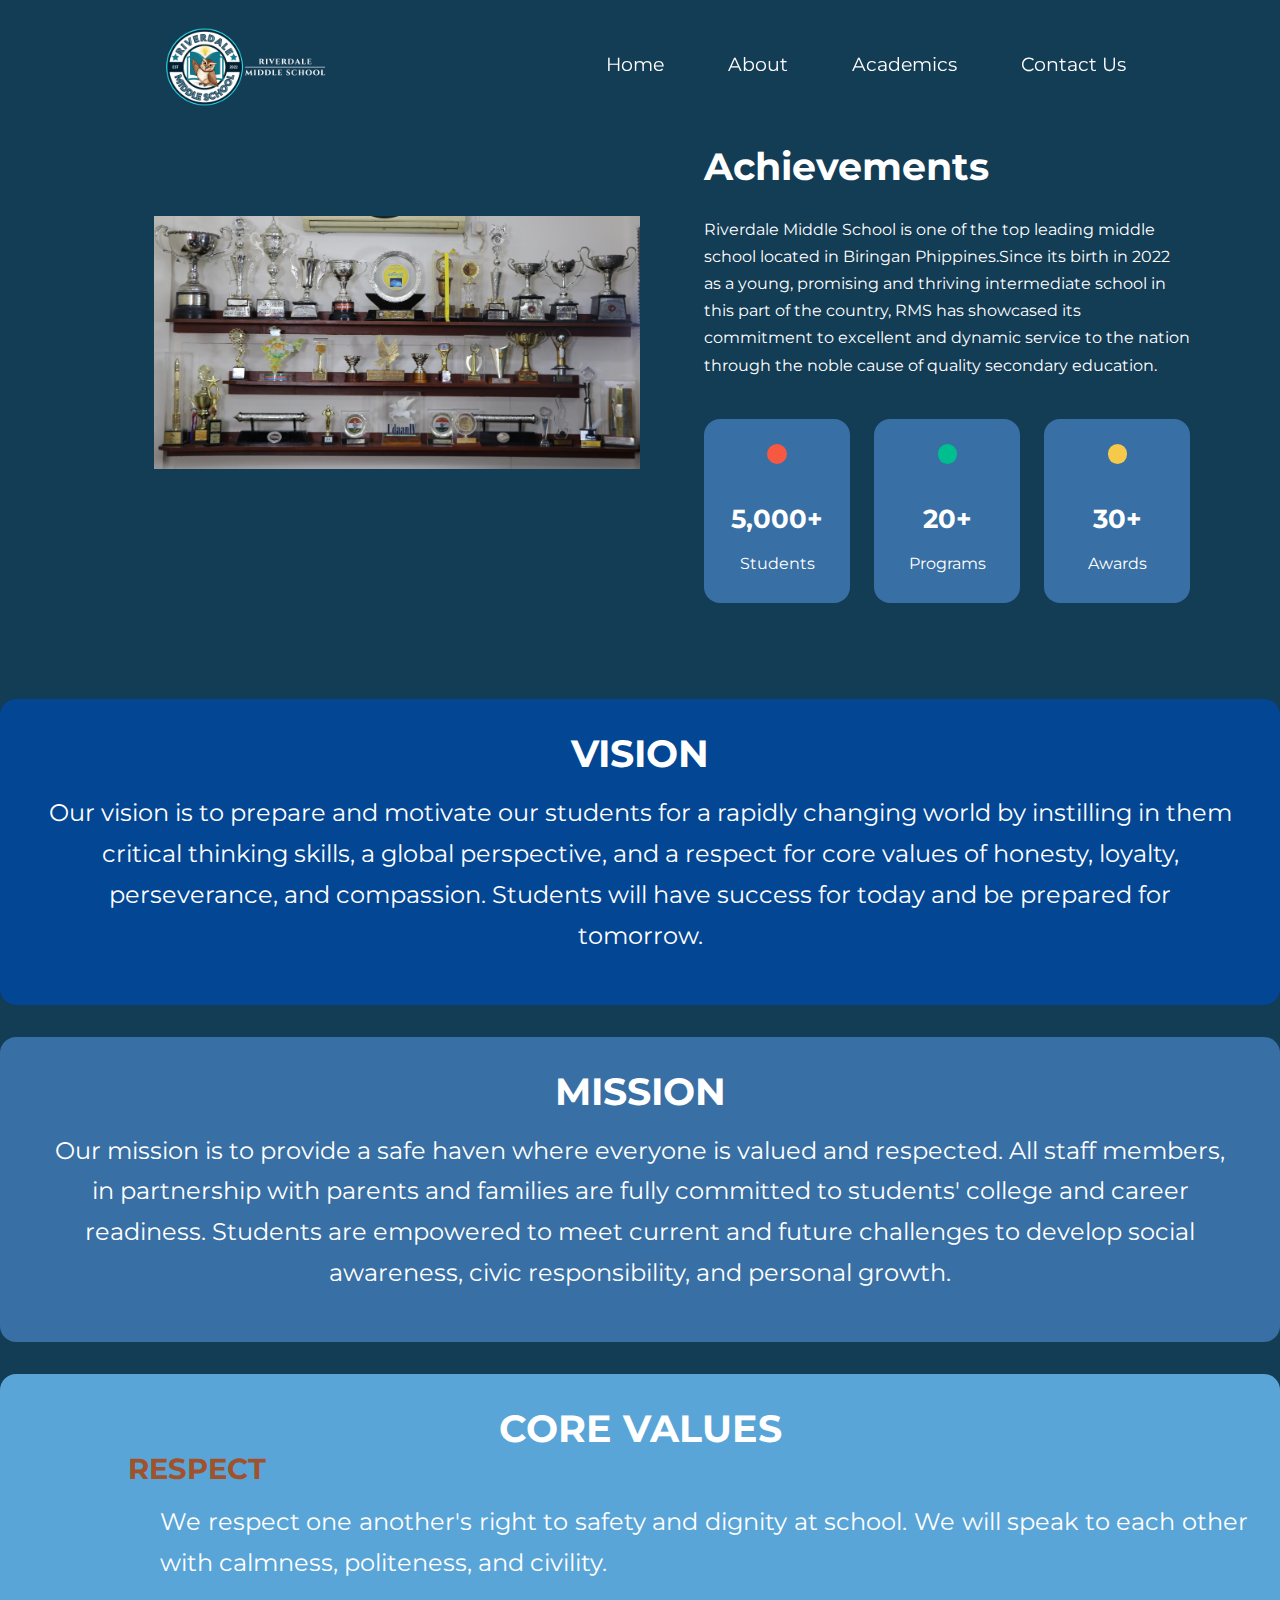
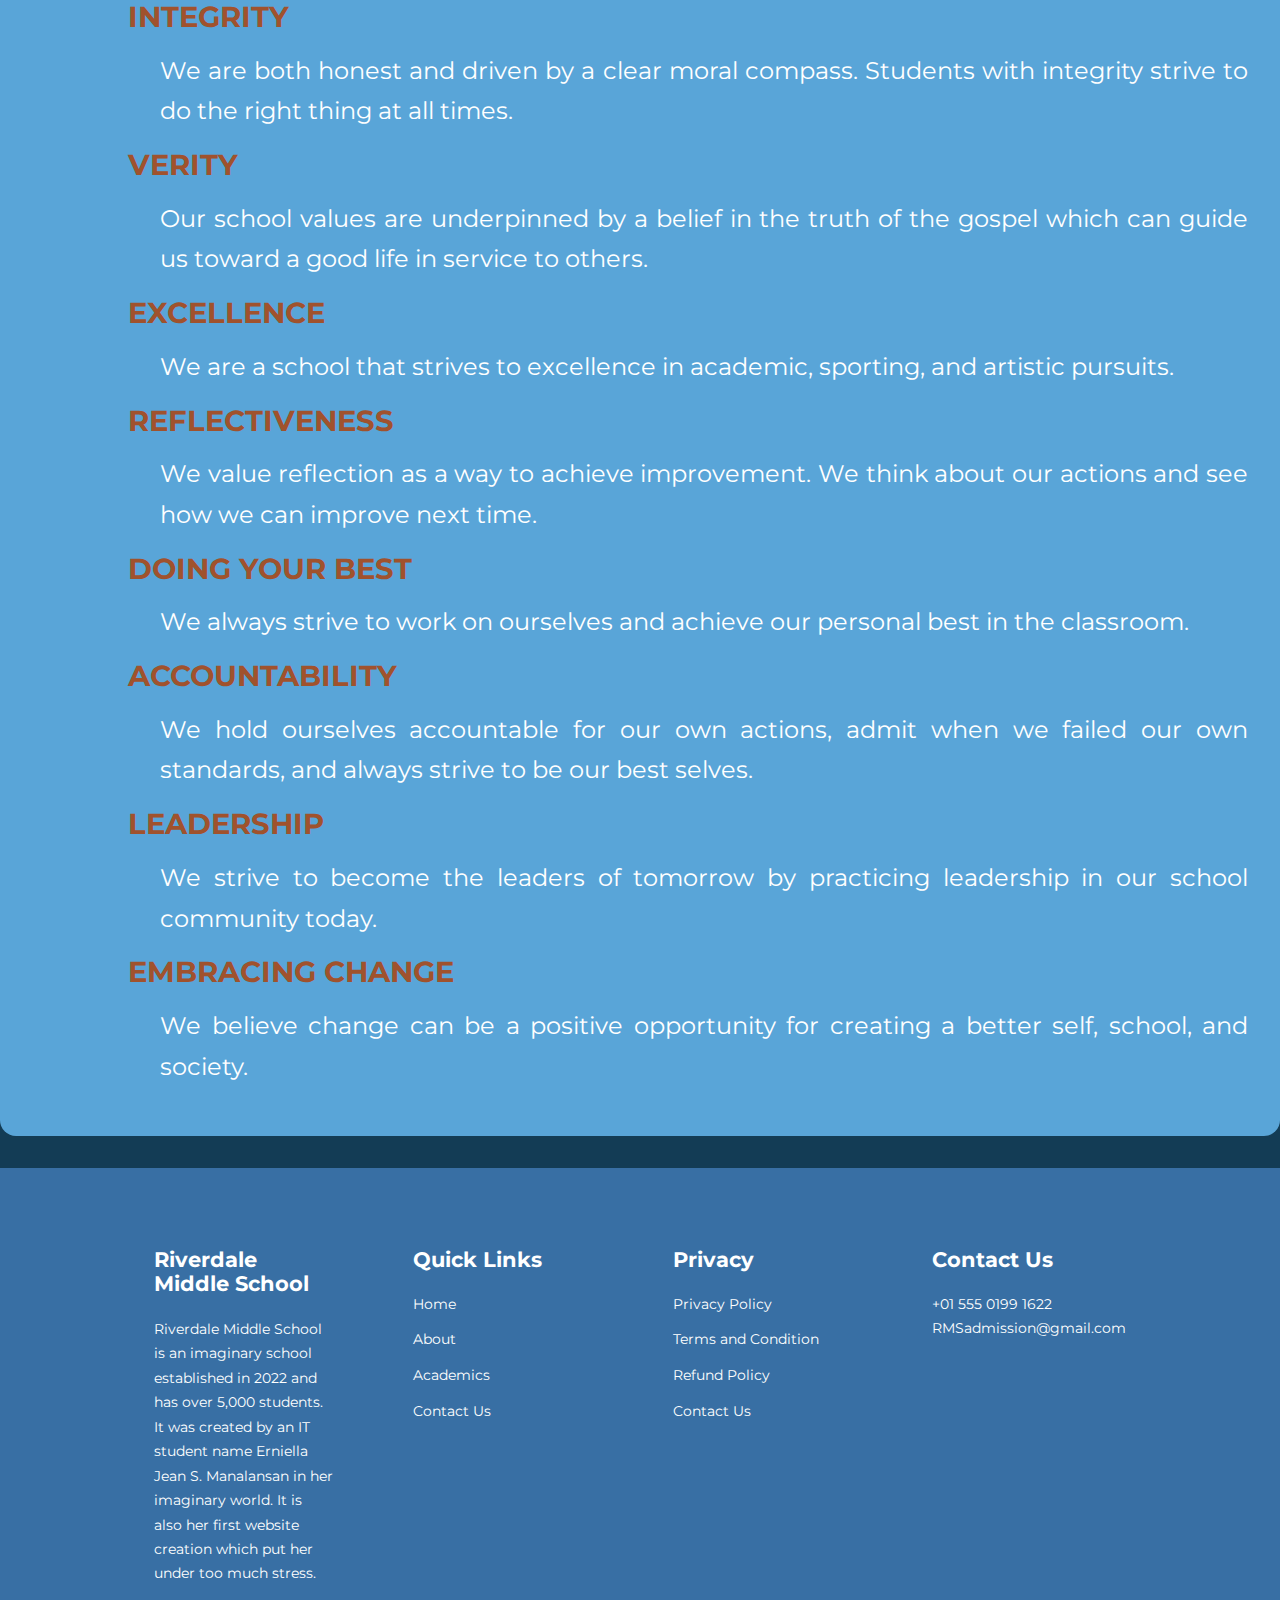
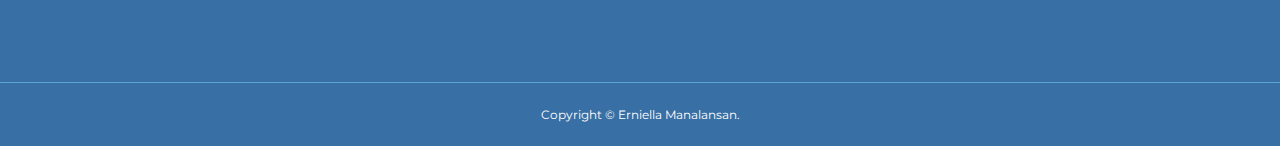
<file: about.html>
<!DOCTYPE html>
<html lang="en">
<head>
    <meta charset="UTF-8">
    <meta http-equiv="X-UA-Compatible" content="IE=edge">
    <meta name="viewport" content="width=device-width, initial-scale=1.0">
    <title>Riverdale Middle School Website Demo</title>
    
     <!--ICONSCOUT CDN-->
     <link rel="stylesheet" href="https://unicons.iconscout.com/release/v2.1.6/css/unicons.css">

     <!-- GOOGLE FONTS (MONTSERRAT)-->
     <link rel="preconnect" href="https://fonts.googleapis.com">
     <link rel="preconnect" href="https://fonts.gstatic.com" crossorigin>
     <link href="https://fonts.googleapis.com/css2?family=Montserrat:wght@300;400;500;600;700;800;900&display=swap" rel="stylesheet">

     <link rel="stylesheet" href="style.css">
     <!--JAVASCRIPT-->
     <script src="./demomain.js"></script> 
    

</head>
<body>
    <nav>
        <div class="container nav_container">
            <div class="logo">
            <img src="images/logo.png">
        </div>
            <ul  class="nav_menu">
                <li><a href="home.html">Home</a></li>
                <li><a href="about.html">About</a></li>
                <li><a href="courses.html">Academics</a></li>
                <li><a href="contact.html">Contact Us</a></li>
            </ul>
            <button id="open-menu-btn"><i class="uil uil-bars"></i></button>
            <button id="close-menu-btn"><i class="uil uil-multiply"></i></button>
        </div>
    </nav>
<!--===========================   END OF NAVBAR   =============================-->
<section class="about_achievements">
    <div class="container about_achievements-container">
        <div class="about_achievements-left">
            <img src="./images/awards.jfif">
        </div>
        <div class="about_achievements-right">
            <h1>Achievements</h1>
            <p>Riverdale Middle School is one of the top leading middle school located in Biringan Phippines.Since its birth in 2022 as a young, promising and thriving intermediate school in this part of the country, RMS has showcased its commitment to excellent and dynamic service to the nation through the noble cause of quality secondary education.  </p>
            <div class ="achievements_cards">
                <article class="achievement_card">
                    <span class="achievement_icon">
                        <i class="uil uil-users-alt"></i>
                    </span>
                    <h3>5,000+</h3>
                    <p>Students</p>
                </article>

                <article class="achievement_card">
                    <span class="achievement_icon">
                        <i class="uil uil-video"></i>
                    </span>
                    <h3>20+</h3>
                    <p>Programs</p>
                </article>

                <article class="achievement_card">
                    <span class="achievement_icon">
                        <i class="uil uil-trophy"></i>
                    </span>
                    <h3>30+</h3>
                    <p>Awards</p>
                </article> 

            </div>
        </div>
    </div>
</section>
 <!--============================   END OF ACHIEVEMENTS PROGRAMS   ========================-->
  
<div class="vision">
    <h1>VISION</h1>
    <p>Our vision is to prepare and motivate our students for a rapidly changing world by instilling in them critical thinking skills, a global perspective, and a respect for core values of honesty, loyalty, perseverance, and compassion. Students will have success for today and be prepared for tomorrow.</p>
  </div>

  <div class="mission">
    <h1>MISSION</h1>
    <p>Our mission is to provide a safe haven where everyone is valued and respected. All staff members, in partnership with parents and families are fully committed to students' college and career readiness. Students are empowered to meet current and future challenges to develop social awareness, civic responsibility, and personal growth.</p>
  </div>

  <div class="core_values">
    <h1>CORE VALUES</h1>
    <h3>RESPECT</h3>
    <p>We respect one another's right to safety and dignity at school. We will speak to each other with calmness, politeness, and civility.</p>

    <h3>INTEGRITY</h3>
    <p>We are both honest and driven by a clear moral compass. Students with integrity strive to do the right thing at all times.</p>

    <h3>VERITY</h3>
    <p>Our school values are underpinned by a belief in the truth of the gospel which can guide us toward a good life in service to others.</p>

    <h3>EXCELLENCE</h3>
    <p>We are a school that strives to excellence in academic, sporting, and artistic pursuits.</p>

    <h3>REFLECTIVENESS</h3>
    <p>We value reflection as a way to achieve improvement. We think about our actions and see how we can improve next time.</p>

    <h3>DOING YOUR BEST</h3>
    <p>We always strive to work on ourselves and achieve our personal best in the classroom.</p>

    <h3>ACCOUNTABILITY</h3>
    <p>We hold ourselves accountable for our own actions, admit when we failed our own standards, and always strive to be our best selves.</p>

    <h3>LEADERSHIP</h3>
    <p>We strive to become the leaders of tomorrow by practicing leadership in our school community today.</p>

    <h3>EMBRACING CHANGE</h3>
    <p>We believe change can be a positive opportunity for creating a better self, school, and society.</p>
  </div>

  

  
 <!--============================   END OF ABOUT   ========================-->
    <footer>
        <div class="container footer_container">
            <div class="footer_1">
                <a href="index.html" class="footer_logo"><h4>Riverdale Middle School</h4></a>
                <p>Riverdale Middle School is an imaginary school established in 2022 and has over 5,000 students. It was created by an IT student name Erniella Jean S. Manalansan in her imaginary world. It is also her first website creation which put her under too much stress.</p>
            </div>

            <div class="footer_2">
                <h4>Quick Links</h4>
                <ul  class="quicklinks">
                    <li><a href="home.html">Home</a></li>
                    <li><a href="about.html">About</a></li>
                    <li><a href="courses.html">Academics</a></li>
                    <li><a href="contact.html">Contact Us</a></li>
                </ul>
            </div>

            <div class="footer_3">
                <h4>Privacy</h4>
                <ul  class="privacy">
                    <li><a href="#">Privacy Policy</a></li>
                    <li><a href="#">Terms and Condition</a></li>
                    <li><a href="#">Refund Policy</a></li>
                    <li><a href="contact.html">Contact Us</a></li>
                </ul>
            </div>

            <div class="footer_4">
                <h4>Contact Us</h4>
                <div>
                    <p>+01 555 0199 1622</p>
                    <p>RMSadmission@gmail.com</p>
                </div>
            <ul class="footer_socials">
                <li>
                    <a href="#"><i class="uil uil-facebook-f"></i></a>
                    <a href="#"><i class="uil uil-instagram-alt"></i></a>
                    <a href="#"><i class="uil uil-twitter"></i></a>
                </li>
            </ul>
        </div> 
    </div>
    <div class="footer_copyright">
        <small>Copyright &copy; Erniella Manalansan.</small>
    </div>   
    </footer>

</body>
</html>
</file>
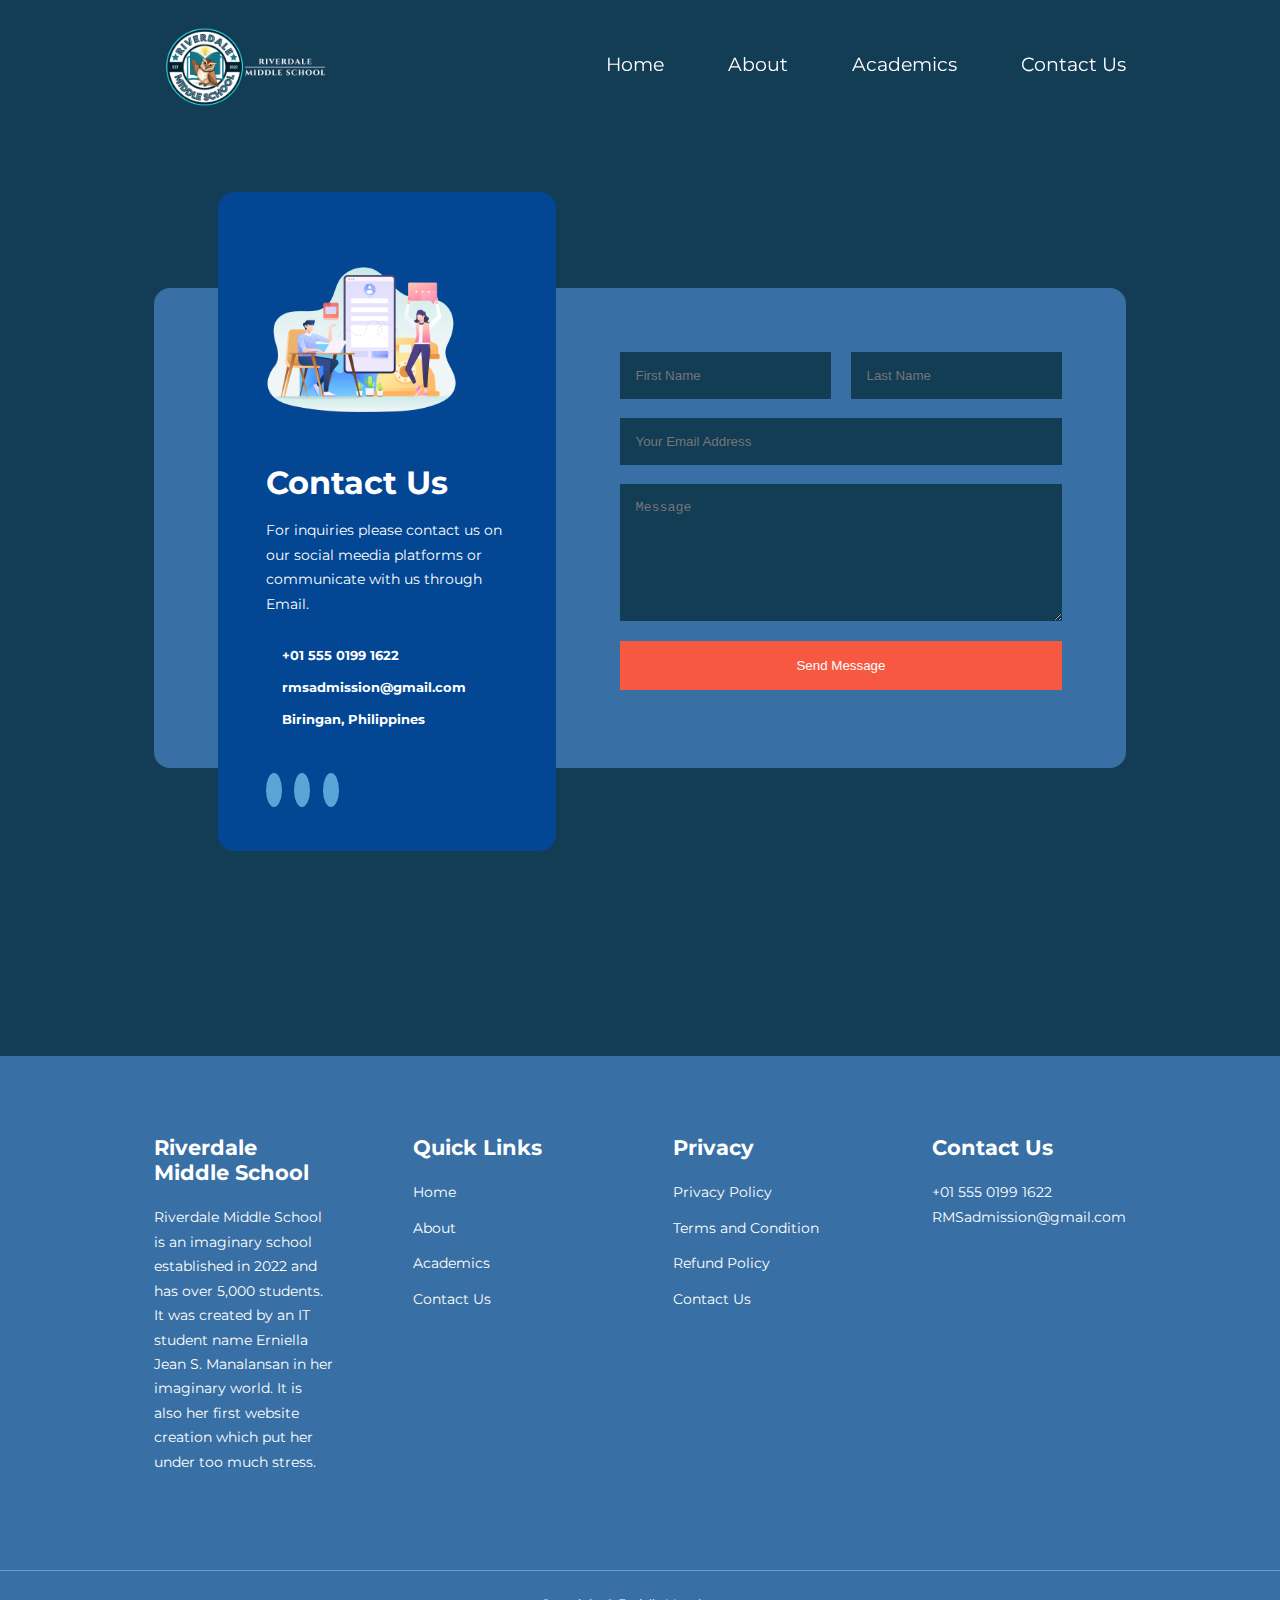
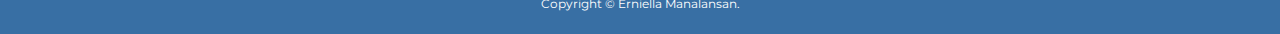
<file: contact.html>
<!DOCTYPE html>
<html lang="en">
<head>
    <meta charset="UTF-8">
    <meta http-equiv="X-UA-Compatible" content="IE=edge">
    <meta name="viewport" content="width=device-width, initial-scale=1.0">
    <title>Riverdale Middle School Website Demo</title>
    
     <!--ICONSCOUT CDN-->
     <link rel="stylesheet" href="https://unicons.iconscout.com/release/v2.1.6/css/unicons.css">

     <!-- GOOGLE FONTS (MONTSERRAT)-->
     <link rel="preconnect" href="https://fonts.googleapis.com">
     <link rel="preconnect" href="https://fonts.gstatic.com" crossorigin>
     <link href="https://fonts.googleapis.com/css2?family=Montserrat:wght@300;400;500;600;700;800;900&display=swap" rel="stylesheet">

     <link rel="stylesheet" href="style.css">
</head>
<body>
    <nav>
        <div class="container nav_container">
            <div class="logo">
            <img src="images/logo.png">
        </div>
            <ul  class="nav_menu">
                <li><a href="home.html">Home</a></li>
                <li><a href="about.html">About</a></li>
                <li><a href="courses.html">Academics</a></li>
                <li><a href="contact.html">Contact Us</a></li>
            </ul>
            <button id="open-menu-btn"><i class="uil uil-bars"></i></button>
            <button id="close-menu-btn"><i class="uil uil-multiply"></i></button>
        </div>
    </nav>
      <!--===========================   END OF NAVBAR   =============================-->
      <section class="contact">
        <div class="container contact_container">
            <aside class="contact_aside">
                <div class="aside_image">
            <img src="./images/contact-us.png">
        </div>
        <h2>Contact Us</h2>
        <p>For inquiries please contact us on our social meedia platforms or communicate with us through Email.</p>
        <ul class="contact_details">
            <li>
                <i class="uil uil-phone-times"></i>
                <h5>+01 555 0199 1622</h5>
            </li>
            <li>
                <i class="uil uil-envelope"></i>
                <h5>rmsadmission@gmail.com</h5>
            </li>
            <li>
                <i class="uil uil-location-point"></i>
                <h5>Biringan, Philippines</h5>
            </li>
        </ul>
        <ul class="contact_socials">
            <li> <a href="https://www.facebook.com"><i class="iul uil-facebook-f"></i></a></li>
            <li> <a href="https://www.twitter.com"><i class="uil uil-twitter"></i></a></li>
            <li> <a href="https://www.instagram.com"><i class="uil uil-instagram-alt"></i></a></li>
        </ul>
      </aside>


      <form action="https://formspree.io/f/xrgdjlzo" method="POST" class="contact_form">
        <div class="form_name">
            <input type="text" name="First Name" placeholder="First Name" required>
            <input type="text" name="Last Name" placeholder="Last Name" required>
        </div>
            <input type="email" name="Email Address" placeholder="Your Email Address" required>
            <textarea name="Message" rows="7" placeholder="Message" required></textarea>
            <button type="submit" class="btn btn-primary">Send Message</button>
      </form>
    </div>
</section>
       <!--============================   END OF ACADEMIC PROGRAMS   ========================-->

    <footer>
        <div class="container footer_container">
            <div class="footer_1">
                <a href="index.html" class="footer_logo"><h4>Riverdale Middle School</h4></a>
                <p>Riverdale Middle School is an imaginary school established in 2022 and has over 5,000 students. It was created by an IT student name Erniella Jean S. Manalansan in her imaginary world. It is also her first website creation which put her under too much stress.</p>
            </div>

            <div class="footer_2">
                <h4>Quick Links</h4>
                <ul  class="quicklinks">
                    <li><a href="home.html">Home</a></li>
                    <li><a href="about.html">About</a></li>
                    <li><a href="courses.html">Academics</a></li>
                    <li><a href="contact.html">Contact Us</a></li>
                </ul>
            </div>

            <div class="footer_3">
                <h4>Privacy</h4>
                <ul  class="privacy">
                    <li><a href="#">Privacy Policy</a></li>
                    <li><a href="#">Terms and Condition</a></li>
                    <li><a href="#">Refund Policy</a></li>
                    <li><a href="contact.html">Contact Us</a></li>
                </ul>
            </div>

            <div class="footer_4">
                <h4>Contact Us</h4>
                <div>
                    <p>+01 555 0199 1622</p>
                    <p>RMSadmission@gmail.com</p>
                </div>
            <ul class="footer_socials">
                <li>
                    <a href="#"><i class="uil uil-facebook-f"></i></a>
                    <a href="#"><i class="uil uil-instagram-alt"></i></a>
                    <a href="#"><i class="uil uil-twitter"></i></a>
                </li>
            </ul>
        </div> 
    </div>
    <div class="footer_copyright">
        <small>Copyright &copy; Erniella Manalansan.</small>
    </div>   
    </footer>
     <script src="./demomain.js"></script> <!--javascript to-->
</body>
</html>
</file>
<file: style.css>
*{
    margin:0;
    padding: 0;
    border: 0;
    outline: 0;
    text-decoration: none;
    list-style: none;
    box-sizing: border-box;
}

:root{
    --color-primary: #034694;
    --color-success: #00bf8e;
    --color-warning: #f7c94b;
    --color-danger: #f75842;
    --color-danger-variant: #rgba(247, 88, 66, 0.4);
    --color-white: #fff;
    --color-light: rgba(255, 255, 255, 0.7);
    --color-black: #000;
    --color-bg: #133C55;
    --color-bg1: #386FA4;
    --color-bg2: #59A5D8;
    --color-bg3: #909095;
    --color-secondary:  #4682B4;

    --container-width-lg: 76%;
    --container-width-md: 90%;
    --container-width-sm: 94%;

    --transition: all 400ms ease;
}

body{
    font-family: 'Montserrat', sans-serif;
        line-height: 1.7;
        color: var(--color-white);
        background: var(--color-bg);
}

.container{
    width: var(--container-width-lg);
    margin: 0 auto;
}

section{
    padding: 6rem 0;

}
section h2 {
    text-align: center;
    margin-bottom: 4rem;
}
h1,h2,h3,h4,h5{
    line-height: 1.2;
}
h1{
    font-size: 2.4rem;
}
h2{
    font-size: 2rem;
}
h3{
    font-size: 1.6rem;
}
h4{
    font-size: 1.3rem;
}

a{
    color: var(--color-white);
}

img{
    width: 100%;
    display: block;
    object-fit: cover;
}

.btn{
    display: inline-block;
    background: var(--color-white);
    color: var(--color-black);
    padding: 1rem 2rem;
    border: 1px solid transparent;
    font-weight: 500;
    transition: var(--transition);
}

.btn:hover{
    background: transparent;
    color: var(--color-white);
    border-color: var(--color-white);
}

.btn-primary{
    background: var(--color-danger);
    color: var(--color-white);
}

/*==================================   NAVBAR   ============================*/
nav{
    background: transparent;
    width:100vw;
    height: 8rem;
    position: fixed;
    top: 0;
    z-index: 11;
}

/*change navbar styles on scroll using javascript*/
.window-scroll{
    background: var(--color-secondary);
    box-shadow: 0 1rem 2rem rgba(0, 0, 0, 0.2);
}
.nav_container{
    height: 100%;
    display: flex;
    justify-content: space-between;
    align-items: center;
}

nav button{
    display: none;   
}

.nav_menu{
    display: flex;
    align-items: center;
    gap: 4rem;
}
.nav_menu a{
    font-size: 1.2rem;
    transition: var(--transition);
}
.nav_menu a:hover{
    color: var(--color-bg2);
}


.logo img{
    width: 15vw;
    float: left;
    padding-left: 0%; 
    padding-top: 3%;
}
/*==================================   HEADER   ============================*/
header{
    position: relative;
    top: 8rem;
    overflow: hidden;
    height: 70vh;
    margin-bottom: 5rem;
}
.header_container{
    display:grid;
    grid-template-columns: 1fr 1fr;
    align-items: center;
    gap: 5rem;
    height: 100%;
}
.header_left p{
    margin: 1rem 0 2.4rem;

}

/*==================================   ACADEMIC PROGRAMS  ============================*/
.course{
    margin-top: 1rem;
}
.courses_container{
    display: grid;
    grid-template-columns: repeat(4, 1fr);
    gap: 2rem;
}
.course{
    background: var(--color-bg1);
    text-align: center;
    border: 1px solid transparent;
    transition: var(--transition);
}
.course:hover{
    background: transparent;
    border-color: var(--color-primary);
}

.course_info{
    padding:5rem;
}
.course_title h4{
    margin: 1.2rem 0 2rem;
    
}
.button{
    margin-top: 1rem;
    margin-bottom: 1rem;
}

/*==================================  FOOTER  ============================*/
footer{
background: var(--color-bg1);
padding-top: 5rem;
font-size: 0.9rem;
}

.footer_container{
    display: grid;
    grid-template-columns: repeat(4, 1fr);
    gap: 5rem;
}

.footer_container > div h4{
    margin-bottom: 1.2rem;
}

.footer_1 p{
    margin: 0 0 2rem;
}
footer ul li{
    margin-bottom: 0.7rem;
}
footer ul li a:hover{
    text-decoration: underline;
}
.footer_socials{
    display: flex;
    gap: 1rem;
    font-size: 1.2rem;
    margin-top: 2rem;
}
.footer_copyright{
    text-align: center;
    margin-top: 4rem;
    padding: 1.2rem 0;
    border-top: 1px solid var(--color-bg2);
} 

/*======================= MEDIA QUEERIES (TABLETS) ========================= */
@media screen and (max-width: 1024px) {
   .container{
        width: var(--container-width-md);
   }
   h1{
    font: size 2.2rem;
   }
   h2{
    font-size: 1.7rem;
   }
   h3{
    font-size: 1.4rem;
   }
   h4{
    font-size: 1.2rem;
   }


 /*======================= NAVBAR =========================*/
 nav button{
    display: inline-block;
    background: transparent;
    font-size: 1.8rem;
    color: var(--color-white);
    cursor: pointer;
 }

nav button#close-menu-btn{
    display: none;
}
.nav_menu{
    position: fixed;
    top: 5rem;
    right: 5%;
    height: fit-content;
    width: 18rem;
    flex-direction: column;
    gap: 0;
    display: none;
}
.nav_menu li {
    width: 100%;
    height: 5.8rem;
    animation: animateNavItems 400ms linear forwards;
    transform-origin: top right;
    opacity: 0;
}
.nav_menu li:nth-child(2){
    animation-delay: 200ms;
}
.nav_menu li:nth-child(3){
    animation-delay: 400ms;
}
.nav_menu li:nth-child(4){
    animation-delay: 600ms;
}

@keyframes animateNavItems{
    0%{
        transform: rotateZ(-90deg) rotateX(90deg) scale(0.1);
    }
    100%{
        transform: rotateZ(0)rotateX(0) scale(1);
        opacity: 1;
    }
}
.nav_menu li a {
    background: var(--color-primary);
    box-shadow: -4rem 6rem 10rem rgba(0, 0, 0, 0.6); 
    width: 100%;
    height: 100%;
    display: grid;
    place-items: center ;
}
.nav_menu li a:hover{
    background: var(--color-bg2);
    color: var(--color-white);
}
 /*======================= HEADER =========================*/
header{
    height: 52vh;
    margin-bottom: 4rem;
}
.header_container{
    gap:0;
    padding-bottom: 3rem;
}
/*======================= PROGRAMS =========================*/
.courses{
    margin-top: 0;
}
.courses_container{
    grid-template-columns: 1fr 1fr;
}
/*======================= FOOTER     =========================*/
.footer_container{
    grid-template-columns: 1fr 1fr;
}
}

/*======================= MEDIA QUEERIES (PHONES) ========================= */
@media screen and (max-width: 600px){
    .container{
        width: VAR(--container-width-sm);
    }

/*======================= NAVBAR =========================*/
.nav_menu{
    right: 3%;
}

/*======================= HEADER =========================*/
header{
    height: 100vh;
    margin-bottom: 4rem;
}
.header_container{
    grid-template-columns: 1fr;
    text-align: center;
    margin-top: 0;
}
.header_left p{
    margin-bottom: 1.3rem;
}
/*======================= PROGRAMS =========================*/
.courses_container{
    grid-template-columns: 1fr;
}
/*======================= FOOTER     =========================*/
.footer_container{
    grid-template-columns: 1fr;
    text-align: center;
    gap: 2rem;
}
.footer_1 p{
    margin: 1rem auto;
}
.footer_socials{
    justify-content: center;
}

}



/** *****************************************
    *            CSS FOR ABOUT              *   
    *****************************************   */ 


    /*======================= ACHIEVEMENTS     =========================*/
.about_achievemnts{
    margin-top: 3rem;
}

.about_achievements-container {
    display:grid;
    grid-template-columns: 50% 50%;
    gap: 4rem;
}

.about_achievements-right > p{
    margin: 1.6rem 0 2.5rem;
}
.about_achievements-right > h1{
    margin-top: 3rem;
}

.about_achievements-left {
    margin-top: 7.5rem;
    margin-left: 0.01rem;
}

.achievements_cards {
    display: grid;
    grid-template-columns: repeat(3, 1fr);
    gap: 1.5rem;
}

.achievement_card{
    background: var(--color-bg1);
    padding: 1.6rem;
    border-radius: 1rem;
    text-align: center;
    transition: var(--transition);
}

.achievement_card:hover{
    background: var(--color-bg2);
    box-shadow: 0 3rem 3rem rgba(0, 0, 0, 0.3);
}

.achievement_icon {
     background:var(--color-danger);
     padding: 0.6rem;
     border-radius: 1rem;
     display: inline-block;
     margin-bottom: 2rem;
     font-size: 2rem;
}

.achievement_card:nth-child(2) .achievement_icon {
     background: var(--color-success);
}

.achievement_card:nth-child(3) .achievement_icon {
     background: var(--color-warning);
}

.achievement_card p{
    margin-top: 1rem;
}


/*======================= ABOUT =========================*/
.vision {
    background-color: var(--color-primary);
    padding: 2rem;
    border-radius: 1rem;
    display: inline-block;
    margin-bottom: 2rem;
    font-size: 2rem;
    text-align: center;
}

.vision p {
    margin: 1rem;
    font-size: 1.5rem ;
    color: var(--color-white);
}
.vision h1{
     color:var(--color-white);
}

.mission {
    background-color: var(--color-bg1);
    padding: 2rem;
    border-radius: 1rem;
    display: inline-block;
    margin-bottom: 2rem;
    font-size: 2rem;
    text-align: center;
}

.mission p {
    margin: 1rem;
    font-size: 1.5rem ;
    color: var(--color-white);
}
.mission h1{
     color:var(--color-white);
}

.core_values{
    background-color: var(--color-bg2);
    padding: 2rem;
    border-radius: 1rem;
    display: inline-block;
    margin-bottom: 2rem;
    font-size: 2rem;
    text-align: center;
}

.core_values h3{
    font-size: 1.8rem;
    text-align: left;
    margin-left: 6rem;
    color:sienna;
}

.core_values p{
    margin-left: 8rem;
    text-align: justify;
    margin-top: 1rem;
    margin-bottom: 1rem;
    font-size: 1.5rem;
}

/*======================= MEDIA QUEERIES (TABLETS) ========================= */
@media screen and (max-width: 1024px) {
.about_achievemnts{
    margin-top: 2rem;
}

.about_achievements-container{
    grid-template-columns: 1fr;
    gap: 4rem;
}

.about_achievements-left{
    width: 80%;
    margin:0 auto;
}

.core_values h3{
    margin-left: 1rem;
}
.core_values p{
   text-align: center;
   margin-left: 1rem;
   margin-top: 0.1rem;
}
}

/*======================= MEDIA QUEERIES (PHONES) ========================= */
@media screen and (max-width: 600px){
.achievement_card{
    grid-template-columns: 1fr 1fr;
    gap: 0.7rem;
}
      
.core_values h3{
   margin-left: 1rem;
    }
    .core_values p{
       text-align: center;
       margin-left: 1rem;
       margin-top: 0.1rem;
    }
}



/** *****************************************
    *            CSS FOR COURSES            *   
    *****************************************   */ 

/*======================= TUITION FEE TABLE ========================= */
    .tuition_fee{
        text-align: center; 
        border-radius: 5px 5px 0 0;
        overflow: hidden;
        box-shadow: 0 0 20px rgba(0,0,0,0.15);          
    }
    .tuition_fee caption{
        font-size: 1.5rem;
        font-weight: bold; 
    }
    .content-table{
        border: solid thin white;
        border-collapse:collapse;
        margin-left: auto;
        margin-right: auto;
        margin-top: 10rem;
        margin-bottom: 10rem;
        font-size: 0.9em;
        min-width: 400px;
       
    }

    .stripe{
        background-color: var(--color-secondary);
    }
    .content-table thead tr{
        background-color: var(--color-primary);
        color: var(--color-white);
        text-align: left;
        font-weight: bold;
    }
    
    .content-table th, .content-table td {
        padding: 12px 15px;
    }
    
    .content-table tbody tr{
        border-bottom: 1px solid #ddd;
    }
    
    .content-table tbody tr:nth-of-type{
        border-bottom: 1px solid #f3f3f3 ;
    }
    
    .content-table tbody tr:lst-of-type{
        border-bottom: 3px solid thick var(--color-primary);
    }


/*======================= ACADEMICS ========================= */

/** *****************************************
    *            CSS FOR CONTACT            *   
    *****************************************   */ 

.contact_container{
    background: var(--color-bg1);
    padding:4rem;
    display: grid;
    grid-template-columns: 40% 60%;
    gap: 4rem;
    height: 30rem;
    margin: 12rem auto;
    border-radius: 1rem;
} 

/*======================= ASIDE ========================= */
.contact_aside{
    background: var(--color-primary);
    padding: 3rem;
    border-radius: 1rem;
    position: relative;
    bottom: 10rem;
}

.aside_image{
    width: 12rem;
    margin-bottom: 2rem;
}

.contact_aside h2{
    text-align: left;
    margin-bottom: 1rem;
}
.contact_aside p{
    font-size: 0.9rem;
    margin-bottom: 2rem;
}

.contact_details li {
    display: flex;
    gap: 1rem;
    align-items: center;
    margin-bottom: 1rem;
}

.contact_socials{
    display:flex;
    gap:0.8rem ;
    margin-top: 3rem;
}

.contact_socials a{
    background: var(--color-bg2);
    padding: 0.5rem;
    border-radius: 50%;
    font-size: 0.9rem;
    transition: var(--transition);
}

.contact_socials a:hover{
    background: transparent;
}

/*======================= FORM ========================= */

.contact_form{
    display: flex;
    flex-direction: column;
    gap: 1.2rem;
    margin-right: 4rem;
}

.form_name{
    display: flex;
    gap: 1.2rem ;
}

.contact_form input[type="text"]{
    width: 50%;
}

.contact_form input, textarea{
    width: 100%;
    padding: 1rem;
    background: var(--color-bg);
    color: var(--color-white);
}

.contact_form.btn{
    width: max-content;
    margin-top: 1rem;
    cursor: pointer;
    
}


/*======================= MEDIA QUEERIES (TABLETS) ========================= */
@media screen and (max-width: 1024px){

    .contact_container{
        gap: 1.5rem;
        margin-top: 3rem;
        height: auto;
        padding: 1.5rem;
    }

    .contact_aside{
        width: auto;
        padding: 1.5rem;
        bottom: 0;
    }

    .contact_form{
        align-self: center;
        margin-right: 1.5rem;
    }
}

/*======================= MEDIA QUEERIES (PHONES) ========================= */
@media screen and (max-width: 600px){
    .contact_container{
        grid-template-columns: 1fr;
        gap: 3rem;
        margin-top: 0;
        padding: 0;
    }

    .contact_form{
        margin: 0 1.5rem 3rem;
    }

    .formm_name{
        flex-direction: column;
    }

    .form_name input[type="text"]{
        width: 100%;
    }
    
}
</file>
